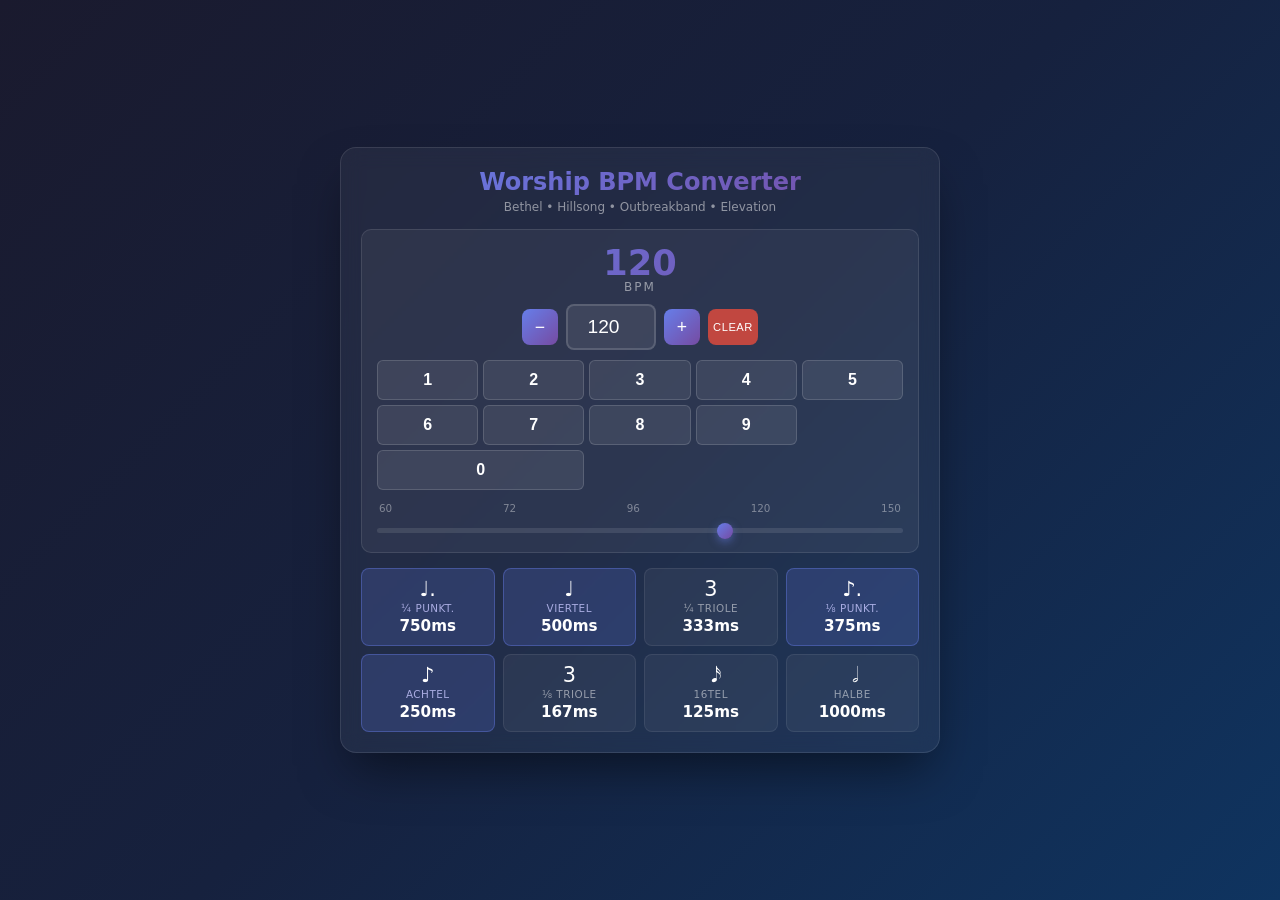
<file: bpm-converter/index.html>
<!DOCTYPE html>
<html lang="de">
<head>
    <meta charset="UTF-8">
    <meta name="viewport" content="width=device-width, initial-scale=1.0">
    <title>Worship BPM Converter</title>
    <style>
        * {
            margin: 0;
            padding: 0;
            box-sizing: border-box;
        }

        body {
            font-family: 'Segoe UI', system-ui, -apple-system, sans-serif;
            background: linear-gradient(135deg, #1a1a2e 0%, #16213e 50%, #0f3460 100%);
            min-height: 100vh;
            display: flex;
            justify-content: center;
            align-items: center;
            padding: 12px;
            color: #fff;
        }

        .container {
            background: rgba(255, 255, 255, 0.05);
            backdrop-filter: blur(10px);
            border-radius: 16px;
            padding: 20px;
            max-width: 600px;
            width: 100%;
            box-shadow: 0 25px 50px -12px rgba(0, 0, 0, 0.5);
            border: 1px solid rgba(255, 255, 255, 0.1);
        }

        h1 {
            text-align: center;
            font-size: 1.5rem;
            margin-bottom: 4px;
            background: linear-gradient(135deg, #667eea 0%, #764ba2 100%);
            -webkit-background-clip: text;
            -webkit-text-fill-color: transparent;
            background-clip: text;
        }

        .subtitle {
            text-align: center;
            color: rgba(255, 255, 255, 0.5);
            margin-bottom: 15px;
            font-size: 0.75rem;
        }

        .input-section {
            background: rgba(255, 255, 255, 0.05);
            border-radius: 10px;
            padding: 15px;
            margin-bottom: 15px;
            border: 1px solid rgba(255, 255, 255, 0.1);
        }

        .bpm-display {
            text-align: center;
            margin-bottom: 10px;
        }

        .bpm-value {
            font-size: 2.2rem;
            font-weight: 700;
            background: linear-gradient(135deg, #667eea 0%, #764ba2 100%);
            -webkit-background-clip: text;
            -webkit-text-fill-color: transparent;
            background-clip: text;
            line-height: 1;
        }

        .bpm-label {
            font-size: 0.75rem;
            color: rgba(255, 255, 255, 0.5);
            text-transform: uppercase;
            letter-spacing: 2px;
        }

        .input-controls {
            display: flex;
            align-items: center;
            justify-content: center;
            gap: 8px;
            flex-wrap: wrap;
            margin-bottom: 10px;
        }

        .btn {
            background: linear-gradient(135deg, #667eea 0%, #764ba2 100%);
            border: none;
            width: 36px;
            height: 36px;
            border-radius: 8px;
            color: white;
            font-size: 1.1rem;
            cursor: pointer;
            transition: all 0.2s ease;
            display: flex;
            align-items: center;
            justify-content: center;
            user-select: none;
        }

        .btn:hover {
            transform: scale(1.05);
            box-shadow: 0 6px 15px rgba(102, 126, 234, 0.4);
        }

        .btn:active {
            transform: scale(0.95);
        }

        .btn-clear {
            background: rgba(231, 76, 60, 0.8);
            width: 50px;
            font-size: 0.7rem;
            text-transform: uppercase;
            letter-spacing: 0.5px;
        }

        .btn-clear:hover {
            background: rgba(231, 76, 60, 1);
        }

        /* NumPad Grid */
        .numpad-grid {
            display: grid;
            grid-template-columns: repeat(5, 1fr);
            gap: 5px;
            margin-top: 10px;
        }

        .numpad-btn {
            background: rgba(255, 255, 255, 0.08);
            border: 1px solid rgba(255, 255, 255, 0.15);
            border-radius: 6px;
            padding: 10px 5px;
            color: white;
            font-size: 1rem;
            font-weight: 600;
            cursor: pointer;
            transition: all 0.15s ease;
            user-select: none;
        }

        .numpad-btn:hover {
            background: rgba(102, 126, 234, 0.3);
            border-color: rgba(102, 126, 234, 0.5);
        }

        .numpad-btn:active {
            transform: scale(0.95);
            background: rgba(102, 126, 234, 0.5);
        }

        input[type="number"] {
            background: rgba(255, 255, 255, 0.08);
            border: 2px solid rgba(255, 255, 255, 0.15);
            border-radius: 8px;
            padding: 10px 15px;
            font-size: 1.2rem;
            color: white;
            text-align: center;
            width: 90px;
            outline: none;
            transition: all 0.2s ease;
        }

        input[type="number"]:focus {
            border-color: #667eea;
            box-shadow: 0 0 0 2px rgba(102, 126, 234, 0.3);
        }

        .slider-container {
            margin-top: 12px;
        }

        .slider-labels {
            display: flex;
            justify-content: space-between;
            font-size: 0.65rem;
            color: rgba(255, 255, 255, 0.4);
            margin-bottom: 4px;
            padding: 0 2px;
        }

        input[type="range"] {
            width: 100%;
            height: 5px;
            border-radius: 3px;
            background: rgba(255, 255, 255, 0.1);
            outline: none;
            -webkit-appearance: none;
        }

        input[type="range"]::-webkit-slider-thumb {
            -webkit-appearance: none;
            width: 16px;
            height: 16px;
            border-radius: 50%;
            background: linear-gradient(135deg, #667eea 0%, #764ba2 100%);
            cursor: pointer;
            box-shadow: 0 3px 8px rgba(102, 126, 234, 0.5);
            transition: transform 0.2s;
        }

        input[type="range"]::-webkit-slider-thumb:hover {
            transform: scale(1.2);
        }

        input[type="range"]::-moz-range-thumb {
            width: 16px;
            height: 16px;
            border-radius: 50%;
            background: linear-gradient(135deg, #667eea 0%, #764ba2 100%);
            cursor: pointer;
            border: none;
            box-shadow: 0 3px 8px rgba(102, 126, 234, 0.5);
        }

        .results-grid {
            display: grid;
            grid-template-columns: repeat(4, 1fr);
            gap: 8px;
        }

        .result-card {
            background: rgba(255, 255, 255, 0.05);
            border-radius: 8px;
            padding: 10px 6px;
            text-align: center;
            border: 1px solid rgba(255, 255, 255, 0.08);
            transition: all 0.2s ease;
            position: relative;
            overflow: hidden;
        }

        .result-card::before {
            content: '';
            position: absolute;
            top: 0;
            left: 0;
            right: 0;
            height: 2px;
            background: linear-gradient(90deg, #667eea 0%, #764ba2 100%);
            opacity: 0;
            transition: opacity 0.2s;
        }

        .result-card:hover::before {
            opacity: 1;
        }

        .result-card:hover {
            transform: translateY(-2px);
            box-shadow: 0 5px 15px rgba(0, 0, 0, 0.3);
        }

        .note-symbol {
            font-size: 1.3rem;
            margin-bottom: 2px;
            line-height: 1;
        }

        .note-value {
            font-size: 0.65rem;
            color: rgba(255, 255, 255, 0.5);
            margin-bottom: 3px;
            text-transform: uppercase;
            letter-spacing: 0.5px;
        }

        .ms-value {
            font-size: 0.95rem;
            font-weight: 600;
            color: #fff;
            font-variant-numeric: tabular-nums;
        }

        .highlight {
            background: rgba(102, 126, 234, 0.2);
            border-color: rgba(102, 126, 234, 0.4);
        }

        .highlight .note-value {
            color: rgba(200, 200, 255, 0.8);
        }

        @media (max-width: 500px) {
            h1 { font-size: 1.3rem; }
            .bpm-value { font-size: 1.8rem; }
            .results-grid { grid-template-columns: repeat(3, 1fr); }
            .container { padding: 15px; }
        }
    </style>
</head>
<body>
    <div class="container">
        <h1>Worship BPM Converter</h1>
        <p class="subtitle">Bethel • Hillsong • Outbreakband • Elevation</p>

        <div class="input-section">
            <div class="bpm-display">
                <div class="bpm-value" id="bpmDisplay">120</div>
                <div class="bpm-label">BPM</div>
            </div>

            <div class="input-controls">
                <button class="btn" onclick="changeBPM(-1)" title="-1 BPM">−</button>
                <input type="number" id="bpmInput" value="120" min="60" max="150" step="1" readonly>
                <button class="btn" onclick="changeBPM(1)" title="+1 BPM">+</button>
                <button class="btn btn-clear" onclick="clearBPM()" title="Zurücksetzen">Clear</button>
            </div>

            <!-- NumPad -->
            <div class="numpad-grid">
                <button class="numpad-btn" onclick="addDigit('1')">1</button>
                <button class="numpad-btn" onclick="addDigit('2')">2</button>
                <button class="numpad-btn" onclick="addDigit('3')">3</button>
                <button class="numpad-btn" onclick="addDigit('4')">4</button>
                <button class="numpad-btn" onclick="addDigit('5')">5</button>
                <button class="numpad-btn" onclick="addDigit('6')">6</button>
                <button class="numpad-btn" onclick="addDigit('7')">7</button>
                <button class="numpad-btn" onclick="addDigit('8')">8</button>
                <button class="numpad-btn" onclick="addDigit('9')">9</button>
                <button class="numpad-btn" onclick="addDigit('0')" style="grid-column: span 2;">0</button>
            </div>

            <div class="slider-container">
                <div class="slider-labels">
                    <span>60</span>
                    <span>72</span>
                    <span>96</span>
                    <span>120</span>
                    <span>150</span>
                </div>
                <input type="range" id="bpmSlider" min="60" max="150" value="120">
            </div>
        </div>

        <div class="results-grid" id="resultsGrid">
            <!-- Werte werden per JavaScript eingefügt -->
        </div>
    </div>

    <script>
        const bpmInput = document.getElementById('bpmInput');
        const bpmSlider = document.getElementById('bpmSlider');
        const bpmDisplay = document.getElementById('bpmDisplay');
        const resultsGrid = document.getElementById('resultsGrid');

        let currentInput = '120';

        // Worship-optimierte Notenwerte
        const noteValues = [
            { symbol: '♩.', name: '¼ punkt.', fraction: 1.5, highlight: true },  // #1 used in worship
            { symbol: '♩', name: 'Viertel', fraction: 1, highlight: true },     // Standard pulse
            { symbol: '3', name: '¼ Triole', fraction: 2/3, highlight: false },
            { symbol: '♪.', name: '⅛ punkt.', fraction: 0.75, highlight: true }, // #2 used - modern worship
            { symbol: '♪', name: 'Achtel', fraction: 0.5, highlight: true },     // Standard sub
            { symbol: '3', name: '⅛ Triole', fraction: 1/3, highlight: false },
            { symbol: '𝅘𝅥𝅯', name: '16tel', fraction: 0.25, highlight: false },
            { symbol: '𝅗𝅥', name: 'Halbe', fraction: 2, highlight: false }       // Pads/Swells
        ];

        function calculateMS(bpm, fraction) {
            return (60000 / bpm) * fraction;
        }

        function formatMS(ms) {
            if (ms >= 100) {
                return Math.round(ms) + 'ms';
            } else if (ms >= 10) {
                return Math.round(ms) + 'ms';
            } else {
                return ms.toFixed(1) + 'ms';
            }
        }

        function updateDisplay() {
            let bpm = parseInt(currentInput) || 120;
            // Worship Range: 60-150
            if (bpm < 60) bpm = 60;
            if (bpm > 150) bpm = 150;
            
            bpmInput.value = bpm;
            bpmDisplay.textContent = bpm;
            bpmSlider.value = bpm;

            resultsGrid.innerHTML = '';

            noteValues.forEach(note => {
                const ms = calculateMS(bpm, note.fraction);
                const card = document.createElement('div');
                card.className = 'result-card' + (note.highlight ? ' highlight' : '');
                card.innerHTML = `
                    <div class="note-symbol">${note.symbol}</div>
                    <div class="note-value">${note.name}</div>
                    <div class="ms-value">${formatMS(ms)}</div>
                `;
                resultsGrid.appendChild(card);
            });
        }

        function changeBPM(delta) {
            let newValue = parseInt(currentInput) + delta;
            if (newValue < 60) newValue = 60;
            if (newValue > 150) newValue = 150;
            currentInput = newValue.toString();
            updateDisplay();
        }

        function addDigit(digit) {
            if (currentInput.length >= 3) {
                currentInput = digit;
            } else {
                currentInput = currentInput + digit;
            }
            // Entferne führende Nullen
            currentInput = currentInput.replace(/^0+/, '') || '0';
            updateDisplay();
        }

        function clearBPM() {
            currentInput = '120';
            updateDisplay();
        }

        // Slider
        bpmSlider.addEventListener('input', (e) => {
            currentInput = e.target.value;
            updateDisplay();
        });

        // Tastatur (Pfeiltasten)
        document.addEventListener('keydown', (e) => {
            if (e.key === 'ArrowUp') {
                e.preventDefault();
                changeBPM(1);
            } else if (e.key === 'ArrowDown') {
                e.preventDefault();
                changeBPM(-1);
            } else if (e.key >= '0' && e.key <= '9') {
                addDigit(e.key);
            } else if (e.key === 'Escape' || e.key === 'c' || e.key === 'C') {
                clearBPM();
            }
        });

        // Initialisierung
        updateDisplay();
    </script>
</body>
</html>
</file>
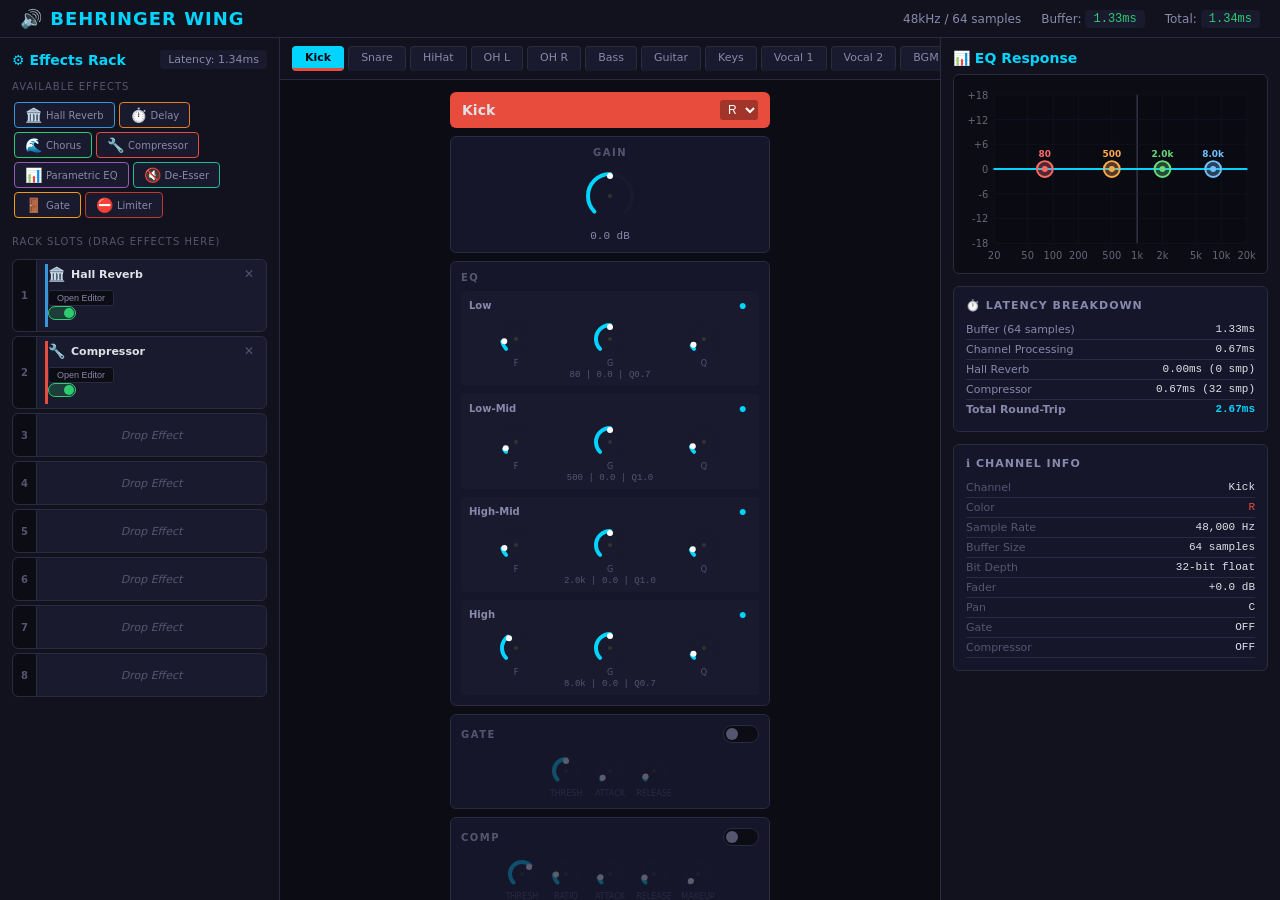
<file: wing-channel-view-advanced/index.html>
<!DOCTYPE html>
<html lang="en">
<head>
  <meta charset="UTF-8">
  <meta name="viewport" content="width=device-width, initial-scale=1.0, user-scalable=no">
  <title>Behringer WING Channel UI</title>
  <link rel="stylesheet" href="css/wing-ui.css">
</head>
<body>
  <div class="app-container">
    <!-- Header -->
    <header class="app-header">
      <h1>🔊 BEHRINGER WING</h1>
      <div class="header-info">
        <span>48kHz / 64 samples</span>
        <span>Buffer: <span class="latency-badge" id="header-buffer-latency">1.33ms</span></span>
        <span>Total: <span class="latency-badge" id="header-total-latency">0.67ms</span></span>
      </div>
    </header>

    <!-- Effects Rack (Left Panel) -->
    <aside class="effects-rack-panel" id="effects-rack-panel">
      <!-- Rendered by JS -->
    </aside>

    <!-- Channel Viewport (Center) -->
    <main class="channel-viewport">
      <div class="channel-selector" id="channel-selector">
        <!-- Channel tabs rendered by JS -->
      </div>
      <div class="channel-strip-container" id="channel-strip-container">
        <!-- Channel strip rendered by JS -->
      </div>
    </main>

    <!-- EQ & Info Panel (Right) -->
    <aside class="eq-panel" id="eq-panel">
      <div class="eq-panel-header">
        <h3>📊 EQ Response</h3>
      </div>
      <div class="eq-canvas-container" id="eq-canvas-container">
        <!-- SVG EQ visualizer -->
      </div>

      <!-- Latency Panel -->
      <div class="latency-panel" id="latency-panel">
        <h4>⏱️ Latency Breakdown</h4>
        <div id="latency-breakdown">
          <!-- Rendered by JS -->
        </div>
      </div>

      <!-- Channel Info -->
      <div class="channel-info-panel" id="channel-info-panel">
        <h4>ℹ️ Channel Info</h4>
        <div id="channel-info">
          <!-- Rendered by JS -->
        </div>
      </div>
    </aside>
  </div>

  <!-- Scripts -->
  <script src="js/wing-core.js"></script>
  <script src="js/eq-visualizer.js"></script>
  <script src="js/effects-rack.js"></script>
  <script src="js/channel-strip.js"></script>
  <script>
    // ============================================
    // WING Channel UI - Main Application
    // ============================================

    const app = {
      channels: [],
      channelStrips: new Map(),
      effectsRack: null,
      eqVisualizer: null,
      selectedChannelId: 1,
      defaultChannels: [
        { id: 1,  name: 'Kick',     color: 'R' },
        { id: 2,  name: 'Snare',    color: 'G' },
        { id: 3,  name: 'HiHat',    color: 'Y' },
        { id: 4,  name: 'OH L',     color: 'B' },
        { id: 5,  name: 'OH R',     color: 'B' },
        { id: 6,  name: 'Bass',     color: 'P' },
        { id: 7,  name: 'Guitar',   color: 'G' },
        { id: 8,  name: 'Keys',     color: 'Y' },
        { id: 9,  name: 'Vocal 1', color: 'R' },
        { id: 10, name: 'Vocal 2', color: 'P' },
        { id: 11, name: 'BGM L',    color: 'B' },
        { id: 12, name: 'BGM R',    color: 'B' },
        { id: 13, name: 'Talkback', color: 'Y' },
        { id: 14, name: 'FX 1',    color: 'P' },
        { id: 15, name: 'FX 2',    color: 'P' },
        { id: 16, name: 'Master',  color: 'R' }
      ]
    };

    // Initialize
    function init() {
      // Create channels in state
      app.defaultChannels.forEach(ch => {
        wingState.createChannel(ch.id, ch.name, ch.color);
      });

      // Render channel tabs
      renderChannelTabs();

      // Initialize effects rack
      app.effectsRack = new EffectsRack('effects-rack-panel');
      app.effectsRack.onEffectOpen = (slotIndex, effectType) => {
        app.effectsRack.showEffectPopup(slotIndex, effectType);
      };
      app.effectsRack.onEffectChange = () => {
        updateLatencyDisplay();
      };

      // Initialize EQ visualizer
      app.eqVisualizer = new EQVisualizer('eq-canvas-container');
      app.eqVisualizer.onParamChange = (band, param, value) => {
        const ch = wingState.getChannel(app.selectedChannelId);
        if (ch) {
          ch.eq[band][param] = value;
          // Update the channel strip knobs
          updateEQKnobDisplay(band, param, value);
          app.eqVisualizer.drawCurve(ch.eq);
        }
      };

      // Select first channel
      selectChannel(1);

      // Listen for channel updates
      wingState.on('channelUpdated', (data) => {
        if (data.id === app.selectedChannelId && data.path.startsWith('eq.')) {
          const ch = wingState.getChannel(app.selectedChannelId);
          if (ch) app.eqVisualizer.drawCurve(ch.eq);
        }
        updateLatencyDisplay();
      });

      wingState.on('effectAssigned', () => updateLatencyDisplay());
      wingState.on('effectRemoved', () => updateLatencyDisplay());

      // Initial latency display
      updateLatencyDisplay();

      // Pre-assign some effects for demo
      app.effectsRack.assignEffect(0, 'hall');
      app.effectsRack.assignEffect(1, 'compressor');
    }

    function renderChannelTabs() {
      const selector = document.getElementById('channel-selector');
      selector.innerHTML = '';
      
      app.defaultChannels.forEach(ch => {
        const tab = document.createElement('div');
        tab.className = `channel-tab ${ch.id === app.selectedChannelId ? 'active' : ''}`;
        tab.dataset.channelId = ch.id;
        tab.style.borderBottom = ch.id === app.selectedChannelId 
          ? `3px solid ${WING.COLORS[ch.color]}` 
          : 'none';
        tab.textContent = ch.name;
        
        tab.addEventListener('click', () => selectChannel(ch.id));
        selector.appendChild(tab);
      });
    }

    function selectChannel(channelId) {
      // Clean up previous strip
      const prevStrip = app.channelStrips.get(app.selectedChannelId);
      if (prevStrip) prevStrip.destroy();
      app.channelStrips.delete(app.selectedChannelId);

      app.selectedChannelId = channelId;

      // Update tabs
      document.querySelectorAll('.channel-tab').forEach(tab => {
        const id = parseInt(tab.dataset.channelId);
        const ch = wingState.getChannel(id);
        tab.classList.toggle('active', id === channelId);
        tab.style.borderBottom = id === channelId && ch
          ? `3px solid ${WING.COLORS[ch.color]}`
          : 'none';
      });

      // Render channel strip
      const container = document.getElementById('channel-strip-container');
      container.innerHTML = `<div id="active-channel-strip"></div>`;
      
      const strip = new ChannelStrip('active-channel-strip', channelId);
      app.channelStrips.set(channelId, strip);

      // Update EQ visualizer
      const ch = wingState.getChannel(channelId);
      if (ch && app.eqVisualizer) {
        app.eqVisualizer.drawCurve(ch.eq);
      }

      // Update channel info
      updateChannelInfo(channelId);
      updateLatencyDisplay();
    }

    function updateEQKnobDisplay(band, param, value) {
      const ch = wingState.getChannel(app.selectedChannelId);
      if (!ch) return;
      
      // Update knob canvas
      const knobId = `eq-${param === 'freq' ? 'freq' : param === 'gain' ? 'gain' : 'q'}-${app.selectedChannelId}-${band}`;
      const canvas = document.getElementById(knobId);
      if (canvas) {
        canvas.dataset.value = value;
        // Trigger redraw by finding the strip
        const strip = app.channelStrips.get(app.selectedChannelId);
        if (strip) {
          const knobInfo = strip.knobElements.get(knobId);
          if (knobInfo) knobInfo.draw();
        }
      }
      
      // Update values text
      const valuesEl = document.getElementById(`eq-values-${app.selectedChannelId}-${band}`);
      if (valuesEl && ch.eq[band]) {
        const eq = ch.eq[band];
        valuesEl.textContent = `${formatFreq(eq.freq)} | ${eq.gain > 0 ? '+' : ''}${eq.gain.toFixed(1)} | Q${eq.q.toFixed(1)}`;
      }
    }

    function formatFreq(freq) {
      if (freq >= 1000) return (freq / 1000).toFixed(freq >= 10000 ? 0 : 1) + 'k';
      return Math.round(freq).toString();
    }

    function updateLatencyDisplay() {
      const info = wingState.getLatencyInfo();
      
      // Header
      const totalEl = document.getElementById('header-total-latency');
      if (totalEl) totalEl.textContent = info.totalMs.toFixed(2) + 'ms';
      
      // Breakdown panel
      const breakdown = document.getElementById('latency-breakdown');
      if (breakdown) {
        let html = '';
        html += `<div class="latency-row">
          <span class="latency-label">Buffer (64 samples)</span>
          <span class="latency-value">${(64/48000*1000).toFixed(2)}ms</span>
        </div>`;
        html += `<div class="latency-row">
          <span class="latency-label">Channel Processing</span>
          <span class="latency-value">${info.channelMs.toFixed(2)}ms</span>
        </div>`;
        
        if (info.breakdown.length > 0) {
          info.breakdown.forEach(b => {
            html += `<div class="latency-row">
              <span class="latency-label">${b.name}</span>
              <span class="latency-value">${b.ms.toFixed(2)}ms (${b.samples} smp)</span>
            </div>`;
          });
        }
        
        html += `<div class="latency-row">
          <span class="latency-label">Total Round-Trip</span>
          <span class="latency-value">${(info.totalMs + 64/48000*1000).toFixed(2)}ms</span>
        </div>`;
        
        breakdown.innerHTML = html;
      }
    }

    function updateChannelInfo(channelId) {
      const ch = wingState.getChannel(channelId);
      const info = document.getElementById('channel-info');
      if (!ch || !info) return;
      
      info.innerHTML = `
        <div class="info-row">
          <span class="info-label">Channel</span>
          <span class="info-value">${ch.name}</span>
        </div>
        <div class="info-row">
          <span class="info-label">Color</span>
          <span class="info-value" style="color: ${WING.COLORS[ch.color]}">${ch.color}</span>
        </div>
        <div class="info-row">
          <span class="info-label">Sample Rate</span>
          <span class="info-value">48,000 Hz</span>
        </div>
        <div class="info-row">
          <span class="info-label">Buffer Size</span>
          <span class="info-value">64 samples</span>
        </div>
        <div class="info-row">
          <span class="info-label">Bit Depth</span>
          <span class="info-value">32-bit float</span>
        </div>
        <div class="info-row">
          <span class="info-label">Fader</span>
          <span class="info-value">${WING.FADER.formatDb(ch.fader)} dB</span>
        </div>
        <div class="info-row">
          <span class="info-label">Pan</span>
          <span class="info-value">${WING.PAN.format(ch.pan)}</span>
        </div>
        <div class="info-row">
          <span class="info-label">Gate</span>
          <span class="info-value">${ch.gate.enabled ? 'ON' : 'OFF'}</span>
        </div>
        <div class="info-row">
          <span class="info-label">Compressor</span>
          <span class="info-value">${ch.compressor.enabled ? 'ON' : 'OFF'}</span>
        </div>
      `;
    }

    // Boot
    document.addEventListener('DOMContentLoaded', init);
  </script>
</body>
</html>
</file>
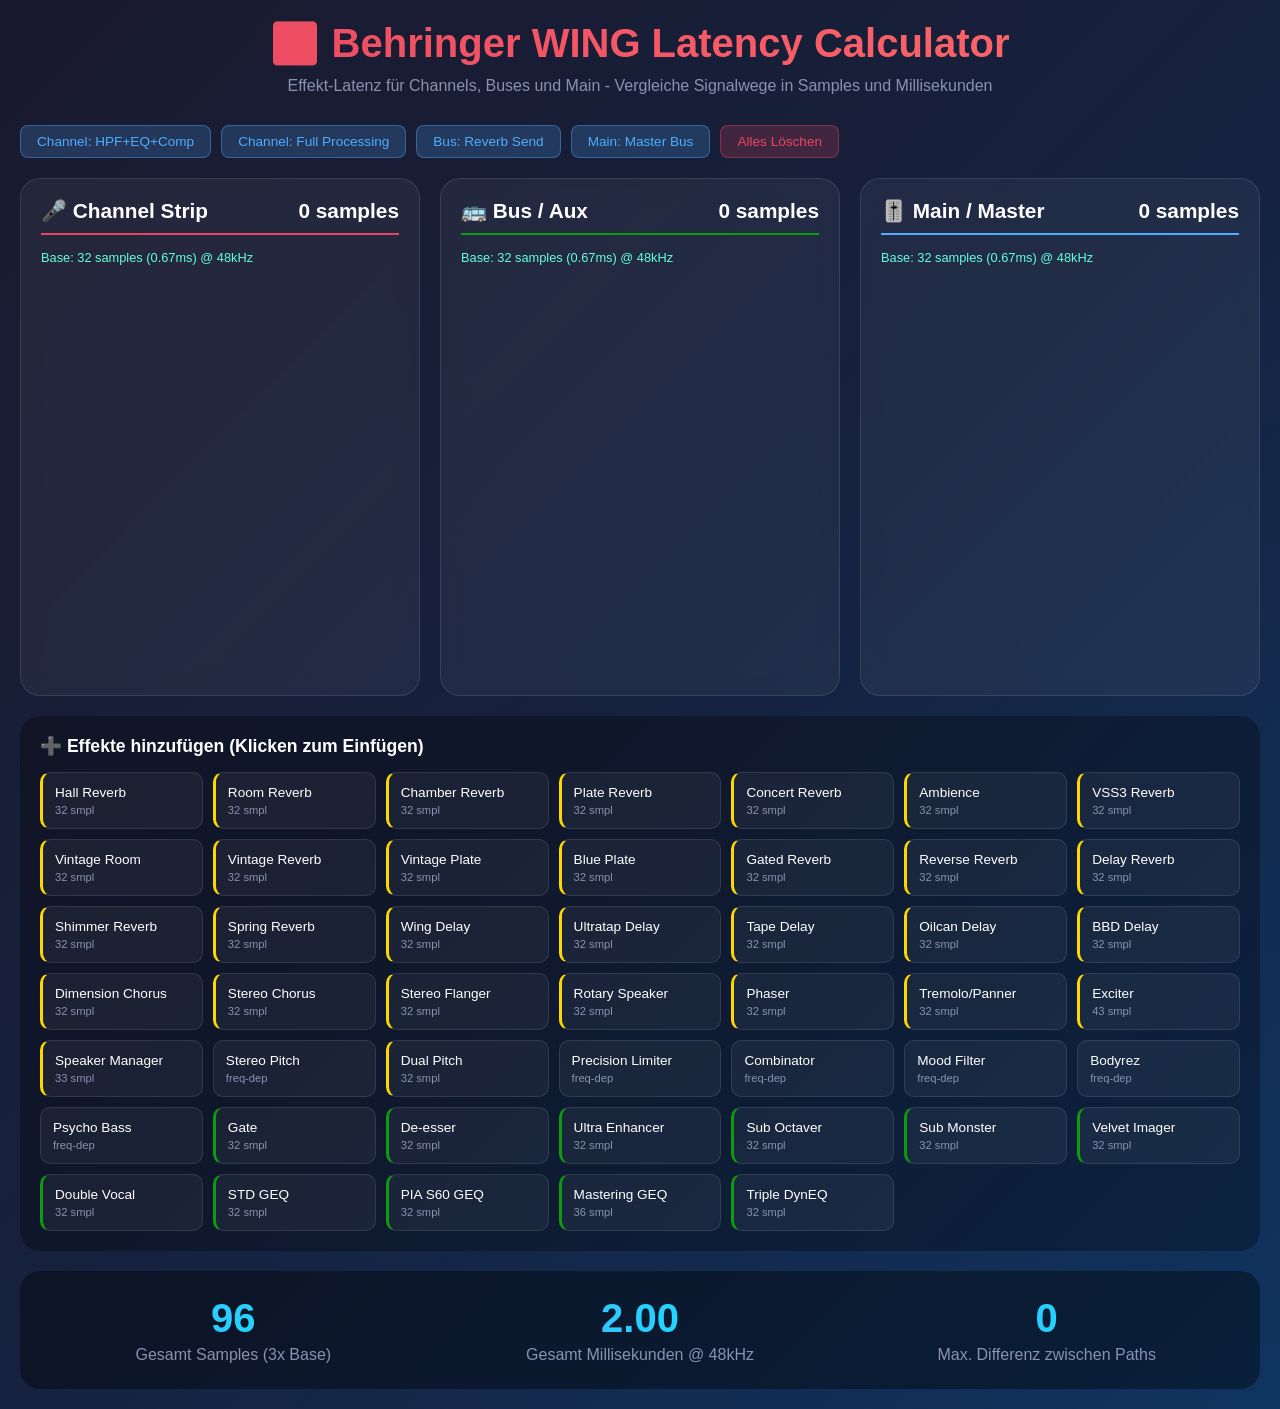
<file: wing-latency-calculator/index.html>
<!DOCTYPE html>
<html lang="de">
<head>
    <meta charset="UTF-8">
    <meta name="viewport" content="width=device-width, initial-scale=1.0">
    <title>Behringer WING Latency Calculator</title>
    <style>
        * {
            margin: 0;
            padding: 0;
            box-sizing: border-box;
        }
        
        body {
            font-family: -apple-system, BlinkMacSystemFont, 'Segoe UI', Roboto, sans-serif;
            background: linear-gradient(135deg, #1a1a2e 0%, #16213e 50%, #0f3460 100%);
            min-height: 100vh;
            color: #fff;
            padding: 20px;
        }
        
        .container {
            max-width: 1400px;
            margin: 0 auto;
        }
        
        h1 {
            text-align: center;
            font-size: 2.5rem;
            margin-bottom: 10px;
            background: linear-gradient(90deg, #e94560, #ff6b6b);
            -webkit-background-clip: text;
            -webkit-text-fill-color: transparent;
        }
        
        .subtitle {
            text-align: center;
            color: #8892b0;
            margin-bottom: 30px;
        }
        
        .main-grid {
            display: grid;
            grid-template-columns: 1fr 1fr 1fr;
            gap: 20px;
            margin-bottom: 20px;
        }
        
        .channel-column {
            background: rgba(255,255,255,0.05);
            border-radius: 20px;
            padding: 20px;
            border: 1px solid rgba(255,255,255,0.1);
            backdrop-filter: blur(10px);
        }
        
        .column-header {
            font-size: 1.3rem;
            font-weight: 600;
            margin-bottom: 15px;
            padding-bottom: 10px;
            border-bottom: 2px solid;
            display: flex;
            justify-content: space-between;
            align-items: center;
        }
        
        .channel-header { border-color: #e94560; }
        .bus-header { border-color: #0f9b0f; }
        .main-header { border-color: #4facfe; }
        
        .chain-container {
            display: flex;
            flex-direction: column;
            gap: 8px;
            min-height: 400px;
        }
        
        .chain-item {
            background: rgba(255,255,255,0.08);
            border-radius: 12px;
            padding: 12px 15px;
            display: flex;
            justify-content: space-between;
            align-items: center;
            cursor: grab;
            transition: all 0.2s;
            border: 1px solid rgba(255,255,255,0.1);
        }
        
        .chain-item:hover {
            background: rgba(255,255,255,0.12);
            transform: translateX(3px);
        }
        
        .chain-item.dragging {
            opacity: 0.5;
        }
        
        .item-info h4 {
            font-size: 0.95rem;
            margin-bottom: 3px;
        }
        
        .item-info span {
            font-size: 0.75rem;
            color: #8892b0;
        }
        
        .item-latency {
            text-align: right;
        }
        
        .samples {
            font-size: 0.9rem;
            color: #4facfe;
            font-weight: 600;
        }
        
        .ms {
            font-size: 0.75rem;
            color: #64ffda;
        }
        
        .delete-btn {
            background: rgba(233,69,96,0.3);
            border: none;
            color: #fff;
            width: 28px;
            height: 28px;
            border-radius: 50%;
            cursor: pointer;
            margin-left: 10px;
            font-size: 1rem;
            transition: all 0.2s;
        }
        
        .delete-btn:hover {
            background: rgba(233,69,96,0.6);
        }
        
        .fx-panel {
            background: rgba(0,0,0,0.3);
            border-radius: 20px;
            padding: 20px;
            margin-bottom: 20px;
        }
        
        .fx-panel h3 {
            margin-bottom: 15px;
            font-size: 1.1rem;
        }
        
        .fx-grid {
            display: grid;
            grid-template-columns: repeat(auto-fill, minmax(160px, 1fr));
            gap: 10px;
        }
        
        .fx-btn {
            background: rgba(255,255,255,0.05);
            border: 1px solid rgba(255,255,255,0.1);
            border-radius: 10px;
            padding: 12px;
            color: #fff;
            cursor: pointer;
            transition: all 0.2s;
            text-align: left;
            font-size: 0.85rem;
        }
        
        .fx-btn:hover {
            background: rgba(255,255,255,0.15);
            border-color: #4facfe;
            transform: translateY(-2px);
        }
        
        .fx-btn.premium { border-left: 3px solid #ffd700; }
        .fx-btn.standard { border-left: 3px solid #0f9b0f; }
        .fx-btn.channel { border-left: 3px solid #e94560; }
        .fx-btn.freq-dep { border-left: 3px solid #ff6b35; }
        
        .fx-btn small {
            display: block;
            color: #8892b0;
            font-size: 0.7rem;
            margin-top: 4px;
        }
        
        .results-panel {
            background: rgba(0,0,0,0.4);
            border-radius: 20px;
            padding: 25px;
            display: grid;
            grid-template-columns: repeat(3, 1fr);
            gap: 30px;
            text-align: center;
        }
        
        .result-block h2 {
            font-size: 2.5rem;
            background: linear-gradient(90deg, #4facfe, #00f2fe);
            -webkit-background-clip: text;
            -webkit-text-fill-color: transparent;
        }
        
        .result-block p {
            color: #8892b0;
            margin-top: 5px;
        }
        
        .comparison-warning {
            background: rgba(255,193,7,0.2);
            border: 1px solid rgba(255,193,7,0.5);
            border-radius: 12px;
            padding: 15px;
            margin-top: 20px;
            display: none;
        }
        
        .comparison-warning.show {
            display: block;
        }
        
        .comparison-warning h4 {
            color: #ffc107;
            margin-bottom: 8px;
        }
        
        .preset-buttons {
            display: flex;
            gap: 10px;
            margin-bottom: 20px;
            flex-wrap: wrap;
        }
        
        .preset-btn {
            background: rgba(79,172,254,0.2);
            border: 1px solid rgba(79,172,254,0.4);
            color: #4facfe;
            padding: 8px 16px;
            border-radius: 8px;
            cursor: pointer;
            transition: all 0.2s;
            font-size: 0.85rem;
        }
        
        .preset-btn:hover {
            background: rgba(79,172,254,0.4);
        }
        
        .clear-btn {
            background: rgba(233,69,96,0.2);
            border-color: rgba(233,69,96,0.4);
            color: #e94560;
        }
        
        .clear-btn:hover {
            background: rgba(233,69,96,0.4);
        }
        
        .base-latency {
            font-size: 0.8rem;
            color: #64ffda;
            margin-bottom: 10px;
        }
    </style>
</head>
<body>
    <div class="container">
        <h1>🎛️ Behringer WING Latency Calculator</h1>
        <p class="subtitle">Effekt-Latenz für Channels, Buses und Main - Vergleiche Signalwege in Samples und Millisekunden</p>
        
        <div class="preset-buttons">
            <button class="preset-btn" onclick="loadPreset('channelBasic')">Channel: HPF+EQ+Comp</button>
            <button class="preset-btn" onclick="loadPreset('channelFull')">Channel: Full Processing</button>
            <button class="preset-btn" onclick="loadPreset('busVerb')">Bus: Reverb Send</button>
            <button class="preset-btn" onclick="loadPreset('mainMaster')">Main: Master Bus</button>
            <button class="preset-btn clear-btn" onclick="clearAll()">Alles Löschen</button>
        </div>
        
        <div class="main-grid">
            <div class="channel-column">
                <div class="column-header channel-header">
                    <span>🎤 Channel Strip</span>
                    <span id="ch-total">0 samples</span>
                </div>
                <p class="base-latency">Base: 32 samples (0.67ms) @ 48kHz</p>
                <div class="chain-container" id="channel-chain" data-type="channel"></div>
            </div>
            
            <div class="channel-column">
                <div class="column-header bus-header">
                    <span>🚌 Bus / Aux</span>
                    <span id="bus-total">0 samples</span>
                </div>
                <p class="base-latency">Base: 32 samples (0.67ms) @ 48kHz</p>
                <div class="chain-container" id="bus-chain" data-type="bus"></div>
            </div>
            
            <div class="channel-column">
                <div class="column-header main-header">
                    <span>🎚️ Main / Master</span>
                    <span id="main-total">0 samples</span>
                </div>
                <p class="base-latency">Base: 32 samples (0.67ms) @ 48kHz</p>
                <div class="chain-container" id="main-chain" data-type="main"></div>
            </div>
        </div>
        
        <div class="fx-panel">
            <h3>➕ Effekte hinzufügen (Klicken zum Einfügen)</h3>
            <div class="fx-grid" id="fx-buttons"></div>
        </div>
        
        <div class="results-panel">
            <div class="result-block">
                <h2 id="total-samples">96</h2>
                <p>Gesamt Samples (3x Base)</p>
            </div>
            <div class="result-block">
                <h2 id="total-ms">2.00</h2>
                <p>Gesamt Millisekunden @ 48kHz</p>
            </div>
            <div class="result-block">
                <h2 id="max-diff">0</h2>
                <p>Max. Differenz zwischen Paths</p>
            </div>
        </div>
        
        <div class="comparison-warning" id="warning">
            <h4>⚠️ Latenz-Kompensation erforderlich</h4>
            <p id="warning-text">Die Signalwege haben unterschiedliche Latenzen. Aktiviere Delay-Kompensation im WING für synchrones Monitoring.</p>
        </div>
    </div>

    <script>
        const FX_DATA = {
            // Premium Reverbs (32 samples)
            'hall': { name: 'Hall Reverb', samples: 32, type: 'premium', category: 'Reverb' },
            'room': { name: 'Room Reverb', samples: 32, type: 'premium', category: 'Reverb' },
            'chamber': { name: 'Chamber Reverb', samples: 32, type: 'premium', category: 'Reverb' },
            'plate': { name: 'Plate Reverb', samples: 32, type: 'premium', category: 'Reverb' },
            'concert': { name: 'Concert Reverb', samples: 32, type: 'premium', category: 'Reverb' },
            'ambience': { name: 'Ambience', samples: 32, type: 'premium', category: 'Reverb' },
            'vss3': { name: 'VSS3 Reverb', samples: 32, type: 'premium', category: 'Reverb' },
            'vintage-room': { name: 'Vintage Room', samples: 32, type: 'premium', category: 'Reverb' },
            'vintage-reverb': { name: 'Vintage Reverb', samples: 32, type: 'premium', category: 'Reverb' },
            'vintage-plate': { name: 'Vintage Plate', samples: 32, type: 'premium', category: 'Reverb' },
            'blue-plate': { name: 'Blue Plate', samples: 32, type: 'premium', category: 'Reverb' },
            'gated': { name: 'Gated Reverb', samples: 32, type: 'premium', category: 'Reverb' },
            'reverse': { name: 'Reverse Reverb', samples: 32, type: 'premium', category: 'Reverb' },
            'delay-verb': { name: 'Delay Reverb', samples: 32, type: 'premium', category: 'Reverb' },
            'shimmer': { name: 'Shimmer Reverb', samples: 32, type: 'premium', category: 'Reverb' },
            'spring': { name: 'Spring Reverb', samples: 32, type: 'premium', category: 'Reverb' },
            
            // Delays (32 samples)
            'wing-delay': { name: 'Wing Delay', samples: 32, type: 'premium', category: 'Delay' },
            'ultratap': { name: 'Ultratap Delay', samples: 32, type: 'premium', category: 'Delay' },
            'tape': { name: 'Tape Delay', samples: 32, type: 'premium', category: 'Delay' },
            'oilcan': { name: 'Oilcan Delay', samples: 32, type: 'premium', category: 'Delay' },
            'bbd': { name: 'BBD Delay', samples: 32, type: 'premium', category: 'Delay' },
            
            // Modulation (32 samples)
            'dim-chorus': { name: 'Dimension Chorus', samples: 32, note: 'variable', type: 'premium', category: 'Modulation' },
            'stereo-chorus': { name: 'Stereo Chorus', samples: 32, type: 'premium', category: 'Modulation' },
            'flanger': { name: 'Stereo Flanger', samples: 32, type: 'premium', category: 'Modulation' },
            'rotary': { name: 'Rotary Speaker', samples: 32, type: 'premium', category: 'Modulation' },
            'phaser': { name: 'Phaser', samples: 32, type: 'premium', category: 'Modulation' },
            'tremolo': { name: 'Tremolo/Panner', samples: 32, type: 'premium', category: 'Modulation' },
            
            // Special (higher latency)
            'exciter': { name: 'Exciter', samples: 43, type: 'premium', category: 'Harmonics' },
            'speaker': { name: 'Speaker Manager', samples: 33, type: 'premium', category: 'Tools' },
            
            // Frequency dependent
            'stereo-pitch': { name: 'Stereo Pitch', samples: 0, note: 'freq-dep', type: 'premium-freq', category: 'Pitch' },
            'dual-pitch': { name: 'Dual Pitch', samples: 32, type: 'premium', category: 'Pitch' },
            'precision': { name: 'Precision Limiter', samples: 0, note: 'freq-dep', type: 'premium-freq', category: 'Dynamics' },
            'combinator': { name: 'Combinator', samples: 0, note: 'freq-dep', type: 'premium-freq', category: 'Tools' },
            'mood': { name: 'Mood Filter', samples: 0, note: 'freq-dep', type: 'premium-freq', category: 'Filter' },
            'bodyrez': { name: 'Bodyrez', samples: 0, note: 'freq-dep', type: 'premium-freq', category: 'Tools' },
            'psycho': { name: 'Psycho Bass', samples: 0, note: 'freq-dep', type: 'premium-freq', category: 'Bass' },
            
            // Channel Standard (32 samples)
            'gate': { name: 'Gate', samples: 32, type: 'standard', category: 'Channel' },
            'deesser': { name: 'De-esser', samples: 32, type: 'standard', category: 'Channel' },
            'ultra-enh': { name: 'Ultra Enhancer', samples: 32, type: 'standard', category: 'Channel' },
            'sub-oct': { name: 'Sub Octaver', samples: 32, type: 'standard', category: 'Bass' },
            'sub-monster': { name: 'Sub Monster', samples: 32, type: 'standard', category: 'Bass' },
            'velvet': { name: 'Velvet Imager', samples: 32, type: 'standard', category: 'Imaging' },
            'double-vox': { name: 'Double Vocal', samples: 32, type: 'standard', category: 'Vocal' },
            
            // GEQ (32-36 samples)
            'std-geq': { name: 'STD GEQ', samples: 32, type: 'standard', category: 'EQ' },
            'pia-geq': { name: 'PIA S60 GEQ', samples: 32, type: 'standard', category: 'EQ' },
            'master-geq': { name: 'Mastering GEQ', samples: 36, type: 'standard', category: 'EQ' },
            
            // Dynamics (32 samples)
            'dyn-eq': { name: 'Triple DynEQ', samples: 32, type: 'standard', category: 'Dynamics' },
        };
        
        const SAMPLE_RATE = 48000;
        const BASE_LATENCY = 32; // Channel base
        
        let chains = {
            channel: [],
            bus: [],
            main: []
        };
        
        function samplesToMs(samples) {
            return (samples / SAMPLE_RATE * 1000).toFixed(2);
        }
        
        function createFXButtons() {
            const container = document.getElementById('fx-buttons');
            Object.entries(FX_DATA).forEach(([key, fx]) => {
                const btn = document.createElement('button');
                btn.className = `fx-btn ${fx.type}`;
                btn.innerHTML = `
                    ${fx.name}
                    <small>${fx.samples > 0 ? fx.samples + ' smpl' : fx.note || 'var'}</small>
                `;
                btn.onclick = () => showTargetSelection(key);
                container.appendChild(btn);
            });
        }
        
        function showTargetSelection(fxKey) {
            const target = prompt(`"${FX_DATA[fxKey].name}" einfügen in:\n1 = Channel\n2 = Bus\n3 = Main\n\nWähle (1-3):`, "1");
            if (target === '1') addToChain('channel', fxKey);
            else if (target === '2') addToChain('bus', fxKey);
            else if (target === '3') addToChain('main', fxKey);
        }
        
        function addToChain(type, fxKey) {
            chains[type].push({
                id: Date.now() + Math.random(),
                fx: fxKey
            });
            renderChain(type);
            calculateTotals();
        }
        
        function removeFromChain(type, id) {
            chains[type] = chains[type].filter(item => item.id !== id);
            renderChain(type);
            calculateTotals();
        }
        
        function renderChain(type) {
            const container = document.getElementById(type + '-chain');
            container.innerHTML = '';
            
            chains[type].forEach((item, index) => {
                const fx = FX_DATA[item.fx];
                const div = document.createElement('div');
                div.className = 'chain-item';
                div.draggable = true;
                div.innerHTML = `
                    <div class="item-info">
                        <h4>${fx.name}</h4>
                        <span>${fx.category}${fx.note ? ' • ' + fx.note : ''}</span>
                    </div>
                    <div class="item-latency">
                        <div class="samples">${fx.samples > 0 ? '+' + fx.samples : 'var'}</div>
                        <div class="ms">${fx.samples > 0 ? '+' + samplesToMs(fx.samples) + 'ms' : '~'}</div>
                    </div>
                    <button class="delete-btn" onclick="removeFromChain('${type}', ${item.id})">×</button>
                `;
                container.appendChild(div);
            });
        }
        
        function calculateTotals() {
            const totals = {};
            
            ['channel', 'bus', 'main'].forEach(type => {
                let total = BASE_LATENCY; // Base latency
                chains[type].forEach(item => {
                    const samples = FX_DATA[item.fx].samples;
                    if (samples > 0) total += samples;
                });
                totals[type] = total;
                document.getElementById(type + '-total').textContent = total + ' samples';
            });
            
            // Grand total
            const grandTotal = totals.channel + totals.bus + totals.main;
            document.getElementById('total-samples').textContent = grandTotal;
            document.getElementById('total-ms').textContent = samplesToMs(grandTotal);
            
            // Max difference
            const values = Object.values(totals);
            const maxDiff = Math.max(...values) - Math.min(...values);
            document.getElementById('max-diff').textContent = maxDiff + ' smpl';
            
            // Warning
            const warning = document.getElementById('warning');
            if (maxDiff > 11) { // ~0.23ms threshold
                warning.classList.add('show');
                document.getElementById('warning-text').textContent = 
                    `Differenz: ${maxDiff} samples (${samplesToMs(maxDiff)}ms) - ` +
                    `Aktiviere Delta-T im WING für Path ${Object.keys(totals).find(k => totals[k] === Math.min(...values))}`;
            } else {
                warning.classList.remove('show');
            }
        }
        
        function clearAll() {
            chains = { channel: [], bus: [], main: [] };
            ['channel', 'bus', 'main'].forEach(renderChain);
            calculateTotals();
        }
        
        function loadPreset(name) {
            clearAll();
            
            const presets = {
                'channelBasic': {
                    channel: ['gate', 'std-geq', 'dyn-eq']
                },
                'channelFull': {
                    channel: ['gate', 'deesser', 'ultra-enh', 'dyn-eq']
                },
                'busVerb': {
                    bus: ['hall', 'wing-delay']
                },
                'mainMaster': {
                    main: ['master-geq', 'precision', 'exciter']
                }
            };
            
            const preset = presets[name];
            Object.entries(preset).forEach(([type, fxList]) => {
                fxList.forEach(fx => {
                    chains[type].push({ id: Date.now() + Math.random(), fx: fx });
                });
                renderChain(type);
            });
            calculateTotals();
        }
        
        // Initialize
        createFXButtons();
        calculateTotals();
    </script>
</body>
</html>
</file>
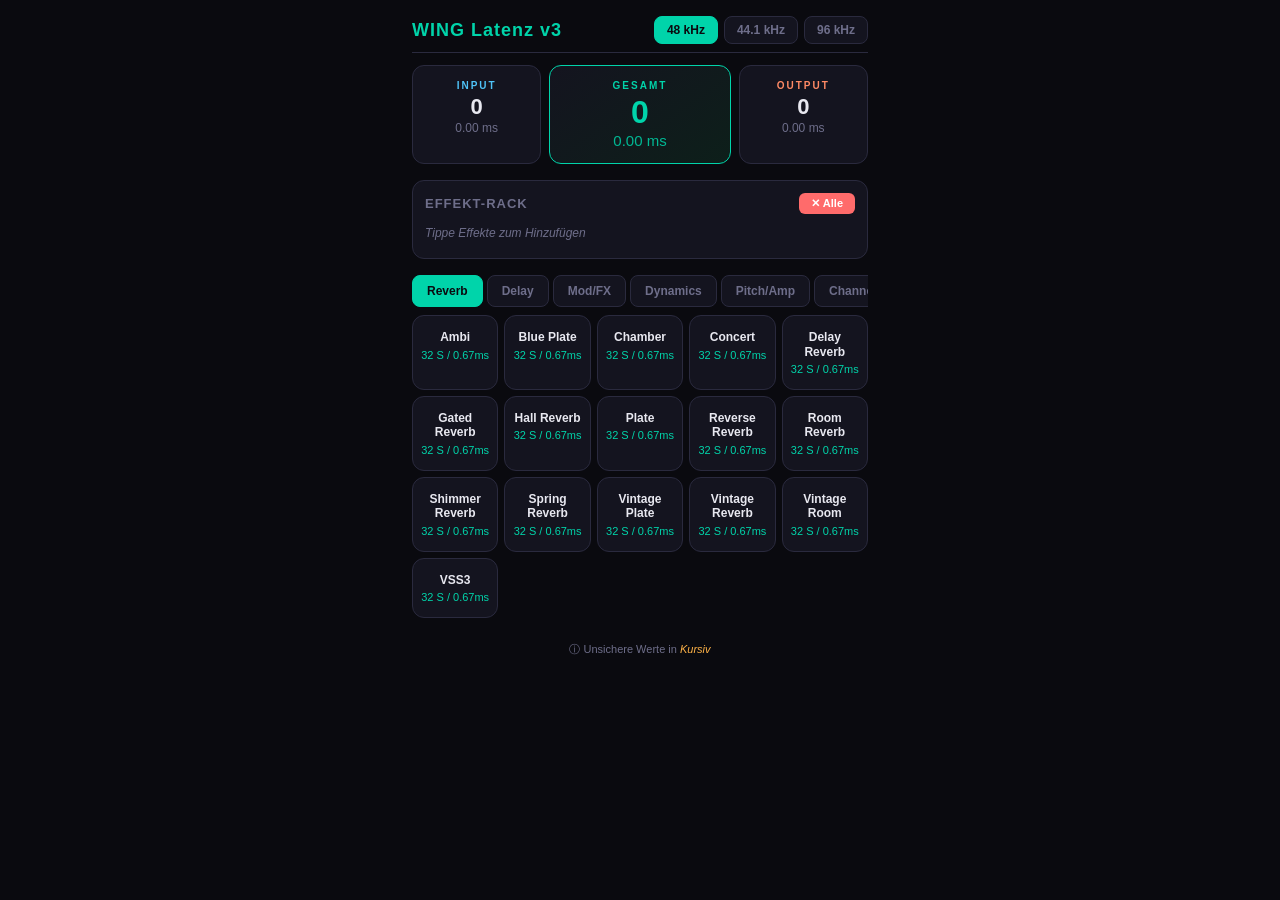
<file: wing-latency-v3/index.html>
<!DOCTYPE html>
<html lang="de">
<head>
<meta charset="UTF-8">
<meta name="viewport" content="width=device-width, initial-scale=1.0, user-scalable=no">
<title>WING Latenz Rechner v3</title>
<link rel="stylesheet" href="style.css">
</head>
<body>
<div id="app">
  <!-- Header -->
  <header class="header">
    <h1>WING Latenz v3</h1>
    <div class="sample-rate">
      <button class="rate-btn active" data-rate="48000">48 kHz</button>
      <button class="rate-btn" data-rate="44100">44.1 kHz</button>
      <button class="rate-btn" data-rate="96000">96 kHz</button>
    </div>
  </header>

  <!-- Latenz Display -->
  <div class="latency-display">
    <div class="latency-box input-box">
      <span class="label">INPUT</span>
      <span class="value" id="input-samples">0</span>
      <span class="sub" id="input-ms">0.00 ms</span>
    </div>
    <div class="latency-box total-box">
      <span class="label">GESAMT</span>
      <span class="value big" id="total-samples">0</span>
      <span class="sub big" id="total-ms">0.00 ms</span>
    </div>
    <div class="latency-box output-box">
      <span class="label">OUTPUT</span>
      <span class="value" id="output-samples">0</span>
      <span class="sub" id="output-ms">0.00 ms</span>
    </div>
  </div>

  <!-- Effekt-Rack -->
  <div class="rack-section">
    <div class="rack-header">
      <h2>Effekt-Rack</h2>
      <button class="clear-btn" id="clear-all">✕ Alle</button>
    </div>
    <div class="active-effects" id="active-effects"></div>
  </div>

  <!-- Effekt-Auswahl -->
  <div class="fx-section">
    <div class="fx-tabs">
      <button class="fx-tab active" data-tab="reverb">Reverb</button>
      <button class="fx-tab" data-tab="delay">Delay</button>
      <button class="fx-tab" data-tab="mod">Mod/FX</button>
      <button class="fx-tab" data-tab="dynamics">Dynamics</button>
      <button class="fx-tab" data-tab="pitch">Pitch/Amp</button>
      <button class="fx-tab" data-tab="channel">Channel</button>
    </div>
    <div class="fx-grid" id="fx-grid"></div>
  </div>

  <!-- Info -->
  <div class="info-bar">
    <span>ⓘ Unsichere Werte in <em>Kursiv</em></span>
  </div>
</div>

<script src="app.js"></script>
</body>
</html>
</file>
<file: wing-channel-view-advanced/css/wing-ui.css>
/* WING Channel UI - Professional Dark Theme */
:root {
  --bg-primary: #0c0c14;
  --bg-secondary: #12121e;
  --bg-tertiary: #1a1a2e;
  --bg-panel: #16162a;
  --text-primary: #e0e0e8;
  --text-secondary: #8888aa;
  --text-dim: #555570;
  --accent: #00d4ff;
  --accent-dim: #0088aa;
  --red: #e74c3c;
  --green: #2ecc71;
  --blue: #3498db;
  --yellow: #f1c40f;
  --orange: #e67e22;
  --purple: #9b59b6;
  --border: #2a2a40;
  --border-light: #333355;
  --shadow: rgba(0, 0, 0, 0.5);
}

* {
  margin: 0;
  padding: 0;
  box-sizing: border-box;
  -webkit-tap-highlight-color: transparent;
}

body {
  font-family: 'Segoe UI', system-ui, -apple-system, sans-serif;
  background: var(--bg-primary);
  color: var(--text-primary);
  overflow-x: hidden;
  min-height: 100vh;
  user-select: none;
}

/* Main Layout */
.app-container {
  display: grid;
  grid-template-columns: 280px 1fr 340px;
  grid-template-rows: auto 1fr;
  height: 100vh;
  gap: 0;
}

.app-header {
  grid-column: 1 / -1;
  background: var(--bg-secondary);
  border-bottom: 1px solid var(--border);
  padding: 8px 20px;
  display: flex;
  align-items: center;
  justify-content: space-between;
}

.app-header h1 {
  font-size: 18px;
  font-weight: 600;
  color: var(--accent);
  letter-spacing: 1px;
}

.header-info {
  display: flex;
  gap: 20px;
  font-size: 12px;
  color: var(--text-secondary);
}

.header-info span {
  display: flex;
  align-items: center;
  gap: 4px;
}

.latency-badge {
  background: var(--bg-tertiary);
  padding: 2px 8px;
  border-radius: 4px;
  font-family: 'Courier New', monospace;
  color: var(--green);
}

/* Effects Rack Panel */
.effects-rack-panel {
  background: var(--bg-secondary);
  border-right: 1px solid var(--border);
  overflow-y: auto;
  padding: 12px;
}

.effects-rack-header {
  display: flex;
  justify-content: space-between;
  align-items: center;
  margin-bottom: 12px;
}

.effects-rack-header h3 {
  font-size: 14px;
  color: var(--accent);
  font-weight: 600;
}

.latency-display {
  font-size: 11px;
  color: var(--text-secondary);
  background: var(--bg-tertiary);
  padding: 3px 8px;
  border-radius: 3px;
}

.latency-display strong {
  color: var(--green);
}

/* Effect Palette */
.effects-palette {
  margin-bottom: 16px;
}

.palette-label {
  font-size: 10px;
  text-transform: uppercase;
  letter-spacing: 1px;
  color: var(--text-dim);
  margin-bottom: 8px;
}

.effect-chip {
  display: inline-flex;
  align-items: center;
  gap: 4px;
  padding: 4px 10px;
  margin: 2px;
  border: 1px solid var(--border-light);
  border-radius: 4px;
  background: var(--bg-tertiary);
  font-size: 11px;
  cursor: grab;
  transition: all 0.15s;
}

.effect-chip:hover {
  background: var(--bg-panel);
  transform: translateY(-1px);
}

.effect-chip.dragging {
  opacity: 0.4;
}

.effect-icon {
  font-size: 14px;
}

.effect-name {
  font-size: 10px;
  color: var(--text-secondary);
}

/* Effect Slots */
.effects-slots {
  display: flex;
  flex-direction: column;
  gap: 4px;
}

.effect-slot {
  display: flex;
  align-items: stretch;
  background: var(--bg-tertiary);
  border: 1px solid var(--border);
  border-radius: 6px;
  min-height: 44px;
  transition: all 0.15s;
}

.effect-slot.slot-drag-over {
  border-color: var(--accent);
  background: rgba(0, 212, 255, 0.05);
  box-shadow: 0 0 8px rgba(0, 212, 255, 0.1);
}

.slot-number {
  display: flex;
  align-items: center;
  justify-content: center;
  width: 24px;
  background: var(--bg-primary);
  border-right: 1px solid var(--border);
  border-radius: 6px 0 0 6px;
  font-size: 10px;
  color: var(--text-dim);
  font-weight: 600;
}

.slot-content {
  flex: 1;
  padding: 4px 8px;
  display: flex;
  align-items: center;
}

.slot-empty {
  color: var(--text-dim);
  font-size: 11px;
  text-align: center;
  width: 100%;
  font-style: italic;
}

.slot-effect {
  width: 100%;
  padding: 2px 0;
}

.slot-effect-header {
  display: flex;
  align-items: center;
  gap: 6px;
  margin-bottom: 4px;
}

.slot-effect-header .effect-name {
  flex: 1;
  font-size: 11px;
  font-weight: 600;
  color: var(--text-primary);
}

.slot-remove {
  background: none;
  border: none;
  color: var(--text-dim);
  cursor: pointer;
  font-size: 12px;
  padding: 0 4px;
  border-radius: 2px;
}

.slot-remove:hover {
  color: var(--red);
  background: rgba(231, 76, 60, 0.1);
}

.slot-open {
  background: var(--bg-primary);
  border: 1px solid var(--border);
  color: var(--text-secondary);
  font-size: 9px;
  padding: 2px 8px;
  border-radius: 3px;
  cursor: pointer;
  margin-right: 8px;
}

.slot-open:hover {
  border-color: var(--accent);
  color: var(--accent);
}

.slot-power {
  margin-left: auto;
}

/* Power Toggle */
.power-toggle {
  position: relative;
  display: inline-block;
  width: 28px;
  height: 14px;
}

.power-toggle input {
  opacity: 0;
  width: 0;
  height: 0;
}

.power-slider {
  position: absolute;
  cursor: pointer;
  top: 0; left: 0; right: 0; bottom: 0;
  background: var(--bg-primary);
  border: 1px solid var(--border);
  border-radius: 14px;
  transition: 0.2s;
}

.power-slider::before {
  content: '';
  position: absolute;
  height: 10px;
  width: 10px;
  left: 1px;
  bottom: 1px;
  background: var(--text-dim);
  border-radius: 50%;
  transition: 0.2s;
}

.power-toggle input:checked + .power-slider {
  background: rgba(46, 204, 113, 0.2);
  border-color: var(--green);
}

.power-toggle input:checked + .power-slider::before {
  transform: translateX(14px);
  background: var(--green);
}

/* Channel Viewport */
.channel-viewport {
  display: flex;
  flex-direction: column;
  overflow: hidden;
}

.channel-selector {
  display: flex;
  gap: 4px;
  padding: 8px 12px;
  background: var(--bg-secondary);
  border-bottom: 1px solid var(--border);
  overflow-x: auto;
  -webkit-overflow-scrolling: touch;
}

.channel-tab {
  padding: 4px 12px;
  border: 1px solid var(--border);
  border-radius: 4px;
  background: var(--bg-tertiary);
  color: var(--text-secondary);
  font-size: 11px;
  cursor: pointer;
  white-space: nowrap;
  transition: all 0.15s;
}

.channel-tab:hover {
  border-color: var(--accent-dim);
}

.channel-tab.active {
  background: var(--accent);
  color: var(--bg-primary);
  border-color: var(--accent);
  font-weight: 600;
}

.channel-strip-container {
  flex: 1;
  overflow-y: auto;
  padding: 12px;
}

/* Channel Strip */
.channel-strip {
  display: flex;
  flex-direction: column;
  gap: 8px;
  max-width: 320px;
  margin: 0 auto;
}

.channel-header {
  display: flex;
  align-items: center;
  justify-content: space-between;
  padding: 8px 12px;
  border-radius: 6px;
  font-weight: 700;
  font-size: 14px;
}

.channel-name {
  flex: 1;
}

.color-select {
  background: rgba(0,0,0,0.3);
  border: none;
  color: #fff;
  font-size: 12px;
  padding: 2px 4px;
  border-radius: 3px;
  cursor: pointer;
}

/* Channel Sections */
.channel-section {
  background: var(--bg-panel);
  border: 1px solid var(--border);
  border-radius: 6px;
  padding: 10px;
}

.section-label {
  font-size: 10px;
  text-transform: uppercase;
  letter-spacing: 1.5px;
  color: var(--text-dim);
  margin-bottom: 8px;
  font-weight: 600;
}

.section-header {
  display: flex;
  justify-content: space-between;
  align-items: center;
  margin-bottom: 8px;
}

.section-header .section-label {
  margin-bottom: 0;
}

/* Toggle Switch */
.section-toggle {
  position: relative;
  display: inline-block;
  width: 36px;
  height: 18px;
}

.section-toggle input {
  opacity: 0;
  width: 0;
  height: 0;
}

.toggle-slider {
  position: absolute;
  cursor: pointer;
  top: 0; left: 0; right: 0; bottom: 0;
  background: var(--bg-primary);
  border: 1px solid var(--border);
  border-radius: 18px;
  transition: 0.2s;
}

.toggle-slider::before {
  content: '';
  position: absolute;
  height: 12px;
  width: 12px;
  left: 2px;
  bottom: 2px;
  background: var(--text-dim);
  border-radius: 50%;
  transition: 0.2s;
}

.section-toggle input:checked + .toggle-slider {
  background: rgba(46, 204, 113, 0.2);
  border-color: var(--green);
}

.section-toggle input:checked + .toggle-slider::before {
  transform: translateX(18px);
  background: var(--green);
}

/* Gain Section */
.gain-section {
  text-align: center;
}

.knob-value {
  font-size: 11px;
  color: var(--text-secondary);
  margin-top: 4px;
  font-family: 'Courier New', monospace;
}

/* EQ Section */
.eq-bands {
  display: flex;
  flex-direction: column;
  gap: 8px;
}

.eq-band {
  background: var(--bg-tertiary);
  border-radius: 4px;
  padding: 6px 8px;
}

.eq-band-header {
  display: flex;
  justify-content: space-between;
  align-items: center;
  margin-bottom: 4px;
}

.eq-band-label {
  font-size: 10px;
  font-weight: 600;
  color: var(--text-secondary);
}

.eq-band-toggle {
  background: none;
  border: none;
  cursor: pointer;
  font-size: 14px;
  padding: 0 4px;
  color: var(--text-dim);
  transition: color 0.15s;
}

.eq-band-toggle.active {
  color: var(--accent);
}

.eq-band-knobs {
  display: flex;
  justify-content: space-around;
}

.eq-knob-group {
  display: flex;
  flex-direction: column;
  align-items: center;
  gap: 2px;
}

.eq-knob-label {
  font-size: 8px;
  color: var(--text-dim);
  text-transform: uppercase;
}

.eq-band-values {
  font-size: 9px;
  color: var(--text-dim);
  text-align: center;
  font-family: 'Courier New', monospace;
  margin-top: 2px;
}

/* Gate & Comp Controls */
.gate-controls,
.comp-controls {
  display: flex;
  flex-wrap: wrap;
  gap: 8px;
  justify-content: center;
}

.gate-controls.disabled,
.comp-controls.disabled {
  opacity: 0.3;
  pointer-events: none;
}

.mini-knob-group {
  display: flex;
  flex-direction: column;
  align-items: center;
  gap: 2px;
}

.mini-knob-group span {
  font-size: 8px;
  color: var(--text-dim);
  text-transform: uppercase;
}

/* GR Meter */
.gr-meter {
  display: flex;
  align-items: center;
  gap: 6px;
  margin-top: 8px;
}

.gr-meter-label {
  font-size: 9px;
  color: var(--red);
  font-weight: 600;
}

.gr-meter-bar-container {
  flex: 1;
  height: 4px;
  background: var(--bg-primary);
  border-radius: 2px;
  overflow: hidden;
}

.gr-meter-bar {
  height: 100%;
  background: var(--red);
  border-radius: 2px;
  transition: width 0.1s;
}

/* Sends */
.sends-grid {
  display: grid;
  grid-template-columns: repeat(8, 1fr);
  gap: 4px;
}

.send-item {
  display: flex;
  flex-direction: column;
  align-items: center;
  gap: 2px;
}

.send-label {
  font-size: 8px;
  color: var(--text-dim);
}

/* Pan */
.pan-section {
  text-align: center;
}

.pan-control {
  display: flex;
  flex-direction: column;
  align-items: center;
  gap: 4px;
}

.pan-value {
  font-size: 12px;
  color: var(--accent);
  font-weight: 600;
  font-family: 'Courier New', monospace;
}

/* Fader */
.fader-section {
  padding: 12px 10px 8px;
}

.fader-container {
  display: flex;
  align-items: stretch;
  height: 200px;
  gap: 8px;
  position: relative;
}

.meter-strip {
  width: 20px;
  border-radius: 3px;
  overflow: hidden;
}

.fader-track {
  flex: 1;
  background: var(--bg-primary);
  border: 1px solid var(--border);
  border-radius: 4px;
  position: relative;
  cursor: pointer;
}

.fader-fill {
  position: absolute;
  bottom: 0;
  left: 0;
  right: 0;
  background: linear-gradient(to top, var(--green), var(--yellow), var(--orange));
  border-radius: 0 0 3px 3px;
  transition: height 0.05s;
  pointer-events: none;
}

.fader-thumb {
  position: absolute;
  left: 0;
  right: 0;
  height: 8px;
  background: linear-gradient(to bottom, #ddd, #999);
  border: 1px solid #666;
  border-radius: 2px;
  cursor: grab;
  transform: translateY(50%);
  z-index: 2;
  box-shadow: 0 1px 4px rgba(0,0,0,0.5);
}

.fader-thumb:active {
  cursor: grabbing;
  background: linear-gradient(to bottom, #fff, #bbb);
}

.fader-scale {
  width: 28px;
  position: relative;
  font-size: 8px;
  color: var(--text-dim);
  font-family: 'Courier New', monospace;
}

.fader-scale-mark {
  position: absolute;
  right: 0;
  transform: translateY(50%);
  white-space: nowrap;
}

.fader-value {
  text-align: center;
  font-size: 14px;
  font-weight: 700;
  color: var(--accent);
  margin-top: 6px;
  font-family: 'Courier New', monospace;
}

/* Mute */
.mute-section {
  padding: 6px;
}

.mute-btn {
  width: 100%;
  padding: 6px;
  border: 1px solid var(--red);
  background: var(--bg-tertiary);
  color: var(--red);
  font-size: 12px;
  font-weight: 700;
  border-radius: 4px;
  cursor: pointer;
  transition: all 0.15s;
  letter-spacing: 1px;
}

.mute-btn.muted {
  background: var(--red);
  color: #fff;
}

.mute-btn:hover {
  background: rgba(231, 76, 60, 0.2);
}

/* EQ Visualizer Panel */
.eq-panel {
  background: var(--bg-secondary);
  border-left: 1px solid var(--border);
  overflow-y: auto;
  padding: 12px;
}

.eq-panel-header {
  margin-bottom: 8px;
}

.eq-panel-header h3 {
  font-size: 14px;
  color: var(--accent);
  font-weight: 600;
}

.eq-canvas-container {
  width: 100%;
  height: 200px;
  background: var(--bg-primary);
  border: 1px solid var(--border);
  border-radius: 6px;
  overflow: hidden;
  margin-bottom: 12px;
}

.eq-visualizer-svg {
  display: block;
}

/* Latency Panel */
.latency-panel {
  background: var(--bg-panel);
  border: 1px solid var(--border);
  border-radius: 6px;
  padding: 12px;
  margin-bottom: 12px;
}

.latency-panel h4 {
  font-size: 11px;
  color: var(--text-secondary);
  margin-bottom: 8px;
  text-transform: uppercase;
  letter-spacing: 1px;
}

.latency-row {
  display: flex;
  justify-content: space-between;
  padding: 3px 0;
  font-size: 11px;
  border-bottom: 1px solid var(--border);
}

.latency-row:last-child {
  border-bottom: none;
  font-weight: 700;
  color: var(--accent);
}

.latency-row .latency-label {
  color: var(--text-secondary);
}

.latency-row .latency-value {
  font-family: 'Courier New', monospace;
}

/* Channel Info */
.channel-info-panel {
  background: var(--bg-panel);
  border: 1px solid var(--border);
  border-radius: 6px;
  padding: 12px;
}

.channel-info-panel h4 {
  font-size: 11px;
  color: var(--text-secondary);
  margin-bottom: 8px;
  text-transform: uppercase;
  letter-spacing: 1px;
}

.info-row {
  display: flex;
  justify-content: space-between;
  padding: 3px 0;
  font-size: 11px;
  border-bottom: 1px solid var(--border);
}

.info-label {
  color: var(--text-dim);
}

.info-value {
  color: var(--text-primary);
  font-family: 'Courier New', monospace;
}

/* Effect Popup */
.effect-popup {
  position: fixed;
  top: 0; left: 0; right: 0; bottom: 0;
  background: rgba(0, 0, 0, 0.7);
  display: flex;
  align-items: center;
  justify-content: center;
  z-index: 1000;
  backdrop-filter: blur(4px);
}

.popup-header {
  display: flex;
  align-items: center;
  gap: 8px;
  padding: 12px 16px;
  border-radius: 8px 8px 0 0;
  color: #fff;
}

.popup-icon {
  font-size: 20px;
}

.popup-title {
  font-size: 16px;
  font-weight: 700;
}

.popup-slot {
  font-size: 11px;
  opacity: 0.7;
  margin-left: auto;
}

.popup-close {
  background: none;
  border: none;
  color: #fff;
  font-size: 18px;
  cursor: pointer;
  padding: 0 4px;
  opacity: 0.7;
}

.popup-close:hover {
  opacity: 1;
}

.popup-body {
  background: var(--bg-secondary);
  padding: 16px;
  display: grid;
  grid-template-columns: repeat(auto-fill, minmax(80px, 1fr));
  gap: 12px;
}

.popup-param {
  display: flex;
  flex-direction: column;
  align-items: center;
  gap: 4px;
}

.popup-param-label {
  font-size: 10px;
  color: var(--text-dim);
  text-transform: uppercase;
  letter-spacing: 0.5px;
}

.popup-param-value {
  font-size: 11px;
  color: var(--text-primary);
  font-family: 'Courier New', monospace;
}

.popup-footer {
  background: var(--bg-tertiary);
  padding: 10px 16px;
  border-radius: 0 0 8px 8px;
  font-size: 11px;
  color: var(--text-secondary);
}

.popup-footer strong {
  color: var(--accent);
}

/* Knob active state */
.knob-active {
  filter: brightness(1.2);
}

/* Scrollbar */
::-webkit-scrollbar {
  width: 6px;
}

::-webkit-scrollbar-track {
  background: var(--bg-primary);
}

::-webkit-scrollbar-thumb {
  background: var(--border);
  border-radius: 3px;
}

::-webkit-scrollbar-thumb:hover {
  background: var(--border-light);
}

/* Responsive */
@media (max-width: 1200px) {
  .app-container {
    grid-template-columns: 220px 1fr 280px;
  }
}

@media (max-width: 900px) {
  .app-container {
    grid-template-columns: 1fr;
    grid-template-rows: auto auto 1fr auto;
  }
  
  .effects-rack-panel {
    border-right: none;
    border-bottom: 1px solid var(--border);
    max-height: 200px;
  }
  
  .eq-panel {
    border-left: none;
    border-top: 1px solid var(--border);
  }
  
  .sends-grid {
    grid-template-columns: repeat(4, 1fr);
  }
}

@media (max-width: 600px) {
  .app-header {
    padding: 6px 12px;
  }
  
  .app-header h1 {
    font-size: 14px;
  }
  
  .sends-grid {
    grid-template-columns: repeat(4, 1fr);
  }
  
  .channel-strip {
    max-width: 100%;
  }
  
  .fader-container {
    height: 160px;
  }
  
  .popup-body {
    grid-template-columns: repeat(auto-fill, minmax(60px, 1fr));
    gap: 8px;
  }
}
</file>
<file: wing-latency-v3/style.css>
/* WING Latenz v3 - Styles */
:root {
  --bg: #0a0a0f;
  --surface: #14141f;
  --surface2: #1e1e2e;
  --accent: #00d4aa;
  --accent2: #00b894;
  --warn: #ffb347;
  --danger: #ff6b6b;
  --text: #e8e8f0;
  --muted: #6e6e8a;
  --border: #2a2a3e;
  --input-clr: #4fc3f7;
  --output-clr: #ff8a65;
  --total-clr: #00d4aa;
  --radius: 12px;
}

* { margin: 0; padding: 0; box-sizing: border-box; -webkit-tap-highlight-color: transparent; }

body {
  font-family: -apple-system, BlinkMacSystemFont, 'Segoe UI', Roboto, sans-serif;
  background: var(--bg);
  color: var(--text);
  min-height: 100vh;
  overflow-x: hidden;
}

#app {
  max-width: 480px;
  margin: 0 auto;
  padding: 0 12px 24px;
}

/* Header */
.header {
  display: flex;
  justify-content: space-between;
  align-items: center;
  padding: 16px 0 8px;
  border-bottom: 1px solid var(--border);
  margin-bottom: 12px;
}

.header h1 {
  font-size: 18px;
  font-weight: 700;
  letter-spacing: 1px;
  color: var(--accent);
}

.sample-rate { display: flex; gap: 6px; }

.rate-btn {
  background: var(--surface);
  border: 1px solid var(--border);
  color: var(--muted);
  padding: 6px 12px;
  border-radius: 8px;
  font-size: 12px;
  font-weight: 600;
  cursor: pointer;
  transition: all .2s;
}

.rate-btn.active {
  background: var(--accent);
  color: var(--bg);
  border-color: var(--accent);
}

/* Latency Display */
.latency-display {
  display: grid;
  grid-template-columns: 1fr 1.4fr 1fr;
  gap: 8px;
  margin-bottom: 16px;
}

.latency-box {
  background: var(--surface);
  border-radius: var(--radius);
  padding: 14px 8px;
  text-align: center;
  border: 1px solid var(--border);
}

.latency-box .label {
  display: block;
  font-size: 10px;
  font-weight: 700;
  letter-spacing: 2px;
  text-transform: uppercase;
  margin-bottom: 4px;
}

.input-box .label { color: var(--input-clr); }
.output-box .label { color: var(--output-clr); }
.total-box .label { color: var(--total-clr); }

.latency-box .value {
  display: block;
  font-size: 22px;
  font-weight: 800;
  font-variant-numeric: tabular-nums;
  line-height: 1.1;
}

.latency-box .sub {
  display: block;
  font-size: 12px;
  color: var(--muted);
  margin-top: 2px;
}

.total-box {
  border-color: var(--accent);
  background: linear-gradient(145deg, var(--surface), #0d1f1a);
}

.total-box .value.big { font-size: 32px; color: var(--total-clr); }
.total-box .sub.big { font-size: 15px; color: var(--accent2); }

/* Rack */
.rack-section {
  background: var(--surface);
  border-radius: var(--radius);
  padding: 12px;
  margin-bottom: 16px;
  border: 1px solid var(--border);
  min-height: 60px;
}

.rack-header {
  display: flex;
  justify-content: space-between;
  align-items: center;
  margin-bottom: 8px;
}

.rack-header h2 {
  font-size: 13px;
  font-weight: 700;
  letter-spacing: 1px;
  text-transform: uppercase;
  color: var(--muted);
}

.clear-btn {
  background: var(--danger);
  color: #fff;
  border: none;
  padding: 4px 12px;
  border-radius: 6px;
  font-size: 11px;
  font-weight: 700;
  cursor: pointer;
  transition: opacity .2s;
}

.clear-btn:active { opacity: .7; }

.active-effects {
  display: flex;
  flex-wrap: wrap;
  gap: 6px;
  min-height: 24px;
}

.rack-chip {
  display: inline-flex;
  align-items: center;
  gap: 6px;
  background: var(--surface2);
  border: 1px solid var(--border);
  border-radius: 8px;
  padding: 6px 10px;
  font-size: 12px;
  font-weight: 600;
  cursor: pointer;
  transition: all .2s;
  animation: chipIn .2s ease;
}

@keyframes chipIn {
  from { transform: scale(0.8); opacity: 0; }
  to { transform: scale(1); opacity: 1; }
}

.rack-chip:active { transform: scale(0.95); }

.rack-chip .chip-samples {
  color: var(--accent);
  font-variant-numeric: tabular-nums;
}

.rack-chip .chip-remove {
  color: var(--danger);
  font-weight: 800;
  margin-left: 2px;
}

.rack-chip.unclear {
  border-color: var(--warn);
  border-style: dashed;
}

.rack-chip.unclear .chip-samples {
  color: var(--warn);
  font-style: italic;
}

.rack-empty {
  color: var(--muted);
  font-size: 12px;
  font-style: italic;
  padding: 4px 0;
}

/* FX Tabs */
.fx-section {
  margin-bottom: 12px;
}

.fx-tabs {
  display: flex;
  gap: 4px;
  overflow-x: auto;
  padding-bottom: 8px;
  -webkit-overflow-scrolling: touch;
  scrollbar-width: none;
}

.fx-tabs::-webkit-scrollbar { display: none; }

.fx-tab {
  background: var(--surface);
  border: 1px solid var(--border);
  color: var(--muted);
  padding: 8px 14px;
  border-radius: 8px;
  font-size: 12px;
  font-weight: 600;
  white-space: nowrap;
  cursor: pointer;
  transition: all .2s;
  flex-shrink: 0;
}

.fx-tab.active {
  background: var(--accent);
  color: var(--bg);
  border-color: var(--accent);
}

/* FX Grid */
.fx-grid {
  display: grid;
  grid-template-columns: repeat(3, 1fr);
  gap: 6px;
}

.fx-btn {
  background: var(--surface);
  border: 1px solid var(--border);
  border-radius: var(--radius);
  padding: 14px 6px;
  text-align: center;
  cursor: pointer;
  transition: all .15s;
  user-select: none;
  -webkit-user-select: none;
}

.fx-btn:active {
  transform: scale(0.95);
  background: var(--surface2);
}

.fx-btn.active {
  border-color: var(--accent);
  background: linear-gradient(145deg, var(--surface2), #0d1f1a);
  box-shadow: 0 0 12px rgba(0,212,170,0.15);
}

.fx-btn .fx-name {
  display: block;
  font-size: 12px;
  font-weight: 700;
  line-height: 1.2;
  margin-bottom: 4px;
  word-break: break-word;
}

.fx-btn .fx-lat {
  display: block;
  font-size: 11px;
  color: var(--accent);
  font-variant-numeric: tabular-nums;
}

.fx-btn.unclear .fx-lat {
  color: var(--warn);
  font-style: italic;
}

.fx-btn.unclear .fx-name {
  font-style: italic;
}

.fx-btn.exception .fx-lat {
  color: var(--output-clr);
}

/* Info */
.info-bar {
  text-align: center;
  padding: 12px 0;
  font-size: 11px;
  color: var(--muted);
}

.info-bar em {
  color: var(--warn);
  font-style: italic;
}

/* Responsive */
@media (min-width: 400px) {
  .fx-grid { grid-template-columns: repeat(4, 1fr); }
}

@media (min-width: 600px) {
  .fx-grid { grid-template-columns: repeat(5, 1fr); }
}
</file>
